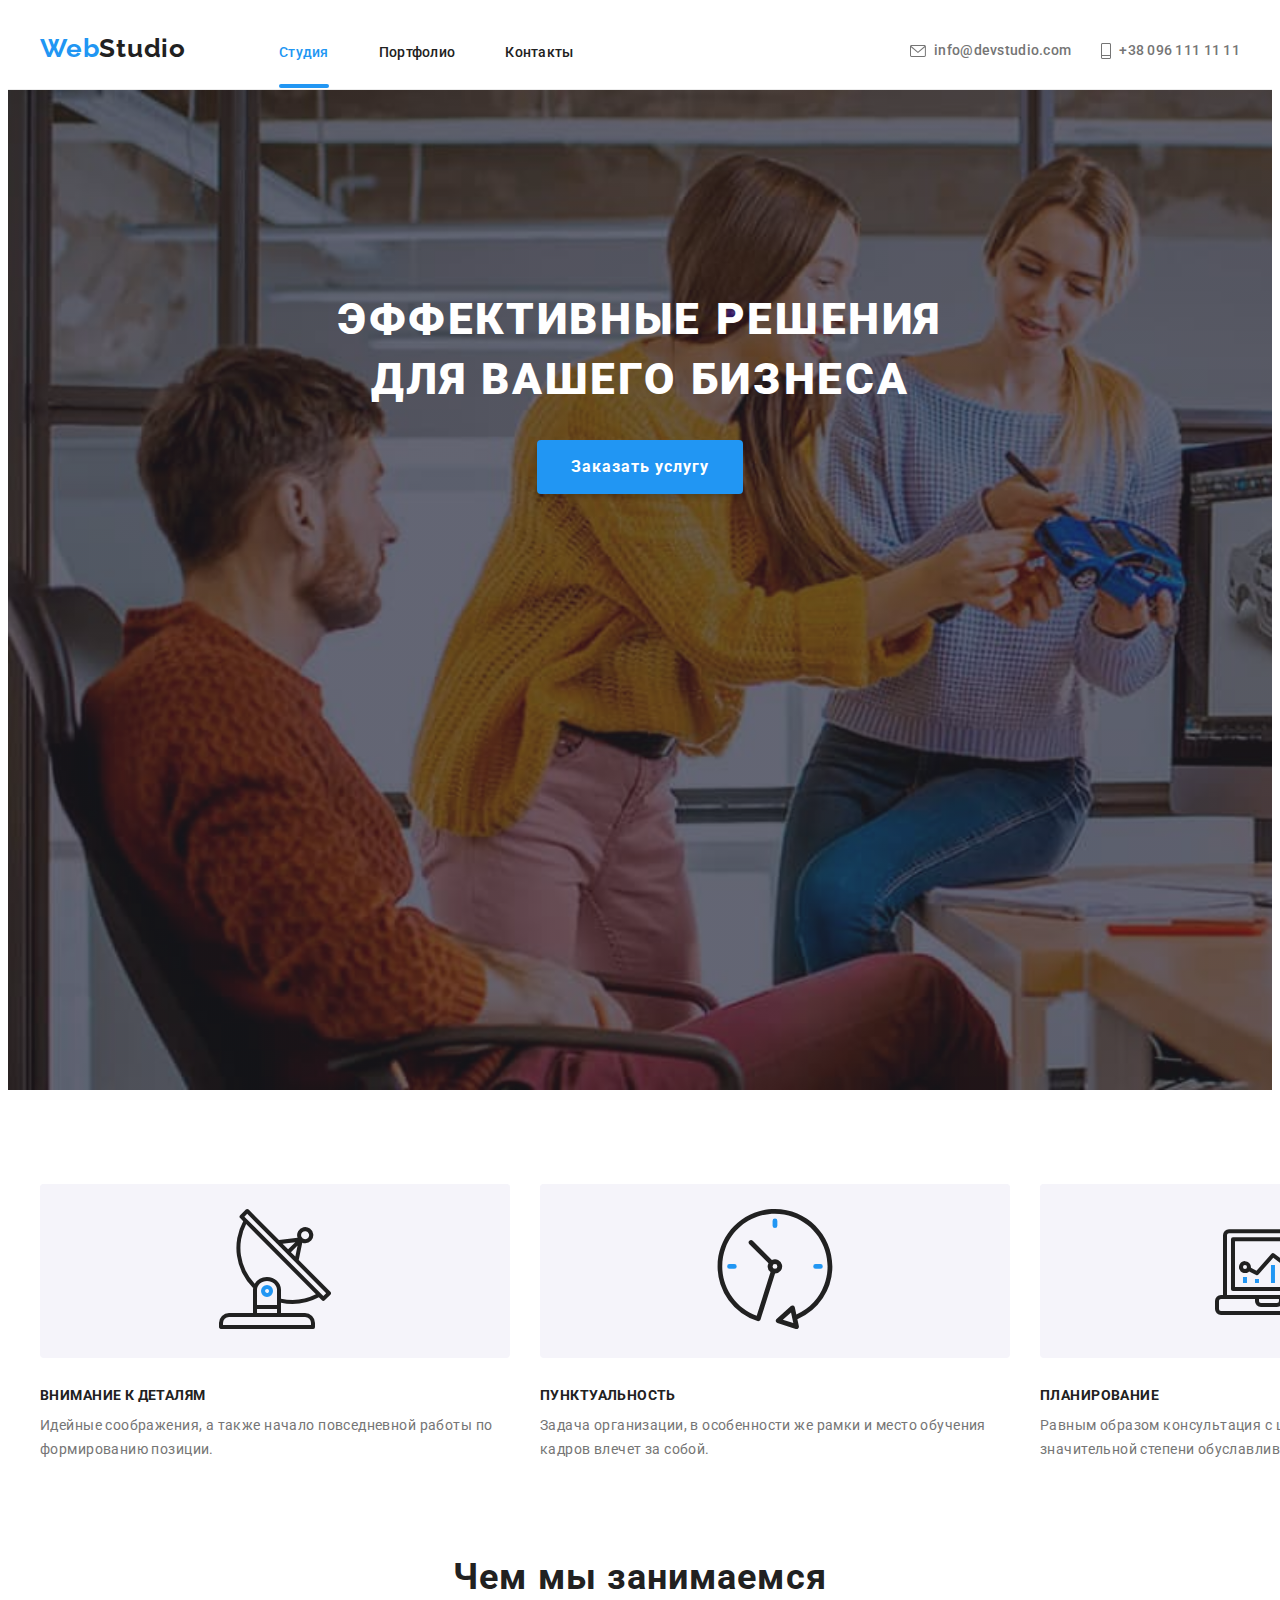
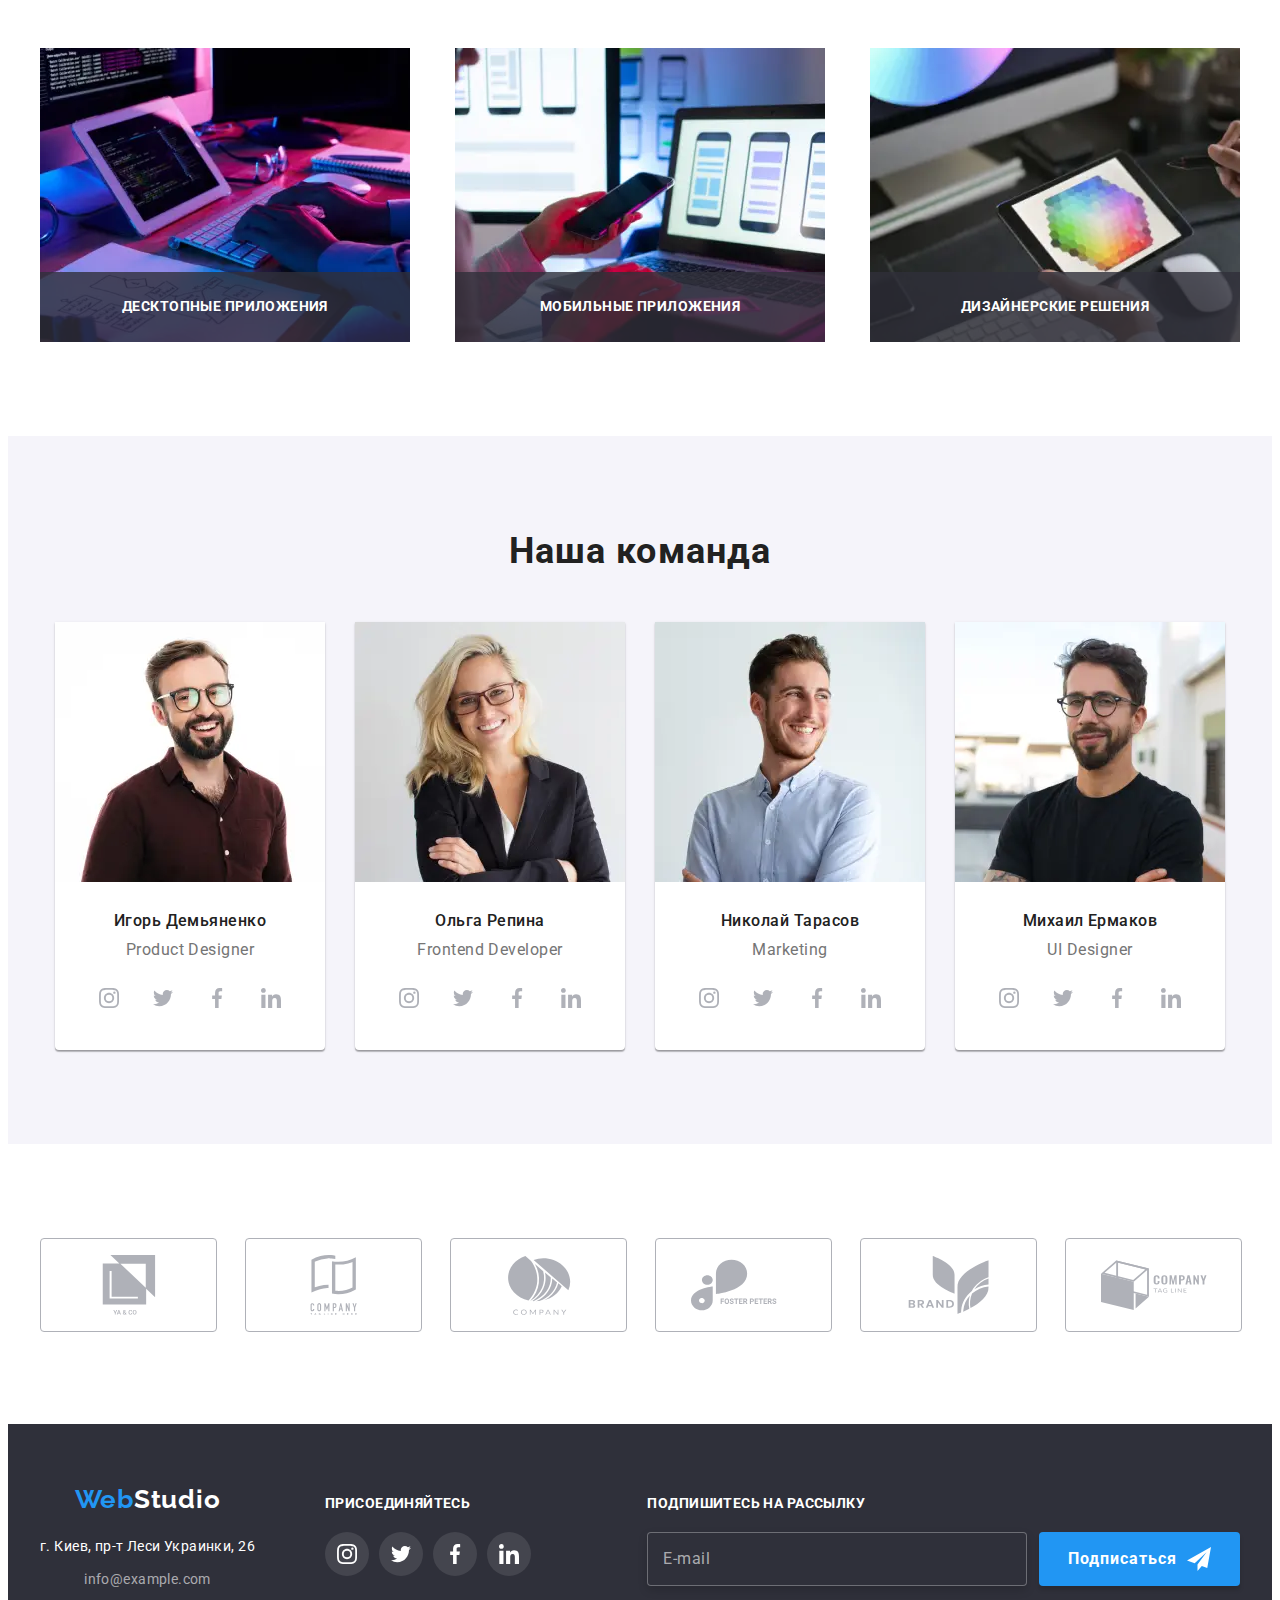
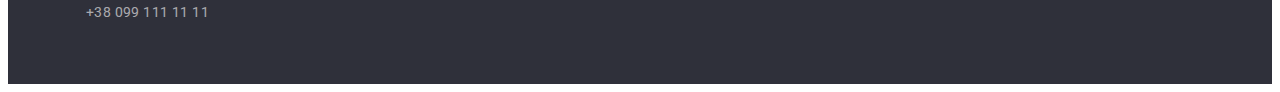
<file: index.html>
<!DOCTYPE html>
<html data-no-scroll lang="ru">
  <head>
    <meta charset="UTF-8" />
    <meta http-equiv="X-UA-Compatible" content="IE=edge" />
    <meta name="viewport" content="width=device-width, initial-scale=1.0" />
    <title>Web Studio</title>
    <link rel="shortcut icon" href="./images/favicon.ico" type="image/x-icon" />
    <link rel="preconnect" href="https://fonts.gstatic.com" />
    <link
      href="https://fonts.googleapis.com/css2?family=Raleway:wght@700&family=Roboto:wght@400;500;700;900&display=swap"
      rel="stylesheet"
    />
    <link
      rel="stylesheet"
      href="https://cdnjs.cloudflare.com/ajax/libs/modern-normalize/1.1.0/modern-normalize.min.css"
      integrity="sha512-wpPYUAdjBVSE4KJnH1VR1HeZfpl1ub8YT/NKx4PuQ5NmX2tKuGu6U/JRp5y+Y8XG2tV+wKQpNHVUX03MfMFn9Q=="
      crossorigin="anonymous"
      referrerpolicy="no-referrer"
    />
    <link
      rel="stylesheet"
      href="https://cdnjs.cloudflare.com/ajax/libs/animate.css/4.1.1/animate.min.css"
    />
    <link rel="stylesheet" href="./css/main.min.css" />
  </head>
  <body data-no-scroll>
    <!-- HEADER -->
    <header class="header">
      <div class="container header-container">
        <nav class="navigation">
          <a class="logo header__logo link" lang="en" href="#">
            <span class="logo__text">Web</span>Studio
          </a>

          <ul class="menu list">
            <li class="menu__item">
              <a class="menu__link link current" href="./index.html">Студия</a>
            </li>

            <li class="menu__item">
              <a class="menu__link link" href="./portfolio.html">Портфолио</a>
            </li>

            <li class="menu__item">
              <a class="menu__link link" href="">Контакты</a>
            </li>
          </ul>
        </nav>
        <button class="burger-btn" data-menu-open>
          <svg class="burger-btn__icon">
            <use href="./images/burger.svg#burger-icon"></use>
          </svg>
        </button>

        <ul class="header-contacts list">
          <li class="header-contacts__items">
            <a class="header-contacts__link link" href="mailto:info@devstudio.com">
              <svg class="header-contacts__icon" width="16" height="12">
                <use href="./images/sprite.svg#icon-envelope-icon"></use>
              </svg>
              info@devstudio.com
            </a>
          </li>
          <li class="header-contacts__items">
            <a class="header-contacts__link link" href="tel:+380961111111">
              <svg class="header-contacts__icon" width="10" height="16">
                <use href="./images/sprite.svg#icon-tel-icon"></use>
              </svg>
              +38 096 111 11 11
            </a>
          </li>
        </ul>
      </div>
      <div class="mobile-menu is-hidden" data-menu>
        <div class="mobile-menu__container">
          <button type="button" class="mobile-menu__btn--close" data-menu-close>
            <svg class="mobile-menu__icon">
              <use href="./images/sprite.svg#icon-close"></use>
            </svg>
          </button>

          <ul class="nav-list list">
            <li class="nav-list__item">
              <a class="nav-list__link link current" href="./index.html">Студия</a>
            </li>
            <li class="nav-list__item">
              <a class="nav-list__link link" href="./portfolio.html">Портфолио</a>
            </li>
            <li class="nav-list__item">
              <a class="nav-list__link link" href="">Контакты</a>
            </li>
          </ul>

          <ul class="contacts-list list">
            <li class="contacts-list__item">
              <a class="contacts-list__link contacts-list__link-tel link" href="tel:+380961111111"
                >+38 096 111 11 11</a
              >
            </li>
            <li class="contacts-list__item">
              <a class="contacts-list__link link" href="mailto:info@devstudio.com"
                >info@devstudio.com</a
              >
            </li>
          </ul>

          <ul class="media-list list">
            <li class="media-list__item">
              <a class="media-list__link link" href="">Instagram</a>
            </li>
            <li class="media-list__item">
              <a class="media-list__link link" href="">Twitter</a>
            </li>
            <li class="media-list__item">
              <a class="media-list__link link" href="">Facebook</a>
            </li>
            <li class="media-list__item">
              <a class="media-list__link link" href="">LinkedIn</a>
            </li>
          </ul>
        </div>
      </div>
    </header>

    <main>
      <!-- HERO -->
      <section class="hero section">
        <div class="container">
          <h1 class="hero__title">Эффективные решения<br />для вашего бизнеса</h1>

          <button class="modal-btn" type="button" data-modal-open>Заказать услугу</button>
        </div>
      </section>
      <!-- Features -->
      <section class="features section">
        <div class="container">
          <h2 class="features__title--hidden hidden">Особенности</h2>
          <ul class="features__list list">
            <li class="features__items">
              <div class="features__box">
                <svg class="features__icons" width="270" height="120">
                  <use href="./images/sprite.svg#icon-antenna"></use>
                </svg>
              </div>

              <h3 class="features__title">Внимание к деталям</h3>
              <p class="features__description">
                Идейные соображения, а также начало повседневной работы по формированию позиции.
              </p>
            </li>
            <li class="features__items">
              <div class="features__box">
                <svg class="features__icons" width="270" height="120">
                  <use href="./images/sprite.svg#icon-time"></use>
                </svg>
              </div>

              <h3 class="features__title">Пунктуальность</h3>
              <p class="features__description">
                Задача организации, в особенности же рамки и место обучения кадров влечет за собой.
              </p>
            </li>
            <li class="features__items">
              <div class="features__box">
                <svg class="features__icons" width="270" height="120">
                  <use href="./images/sprite.svg#icon-pc-icon"></use>
                </svg>
              </div>

              <h3 class="features__title">Планирование</h3>
              <p class="features__description">
                Равным образом консультация с широким активом в значительной степени обуславливает.
              </p>
            </li>
            <li class="features__items">
              <div class="features__box">
                <svg class="features__icons" width="270" height="120">
                  <use href="./images/sprite.svg#icon-astronaut"></use>
                </svg>
              </div>

              <h3 class="features__title">Современные технологии</h3>
              <p class="features__description">
                Значимость этих проблем настолько очевидна, что реализация плановых заданий.
              </p>
            </li>
          </ul>
        </div>
      </section>
      <!-- What are we doing -->
      <section class="activity section">
        <div class="container">
          <h2 class="activity__title">Чем мы занимаемся</h2>
          <ul class="activity__list list">
            <li class="activity__items">
              <div class="activity__wrapper">
                <picture>
                  <source
                    media="(min-width: 1200px)"
                    srcset="
                      ./images/services/serv1-webp.webp    1x,
                      ./images/services/serv1-webp@2x.webp 2x
                    "
                    type="image/webp"
                  />
                  <source
                    media="(min-width: 1200px)"
                    srcset="
                      ./images/services/serv1-img.jpg    1x,
                      ./images/services/serv1-img@2x.jpg 2x
                    "
                  />
                  <img
                    class="activity__imgs"
                    src="./images/box-1.jpg"
                    alt="разметка"
                    width="370"
                    height="294"
                  />
                </picture>

                <p class="activity__description">Десктопные приложения</p>
              </div>
            </li>
            <li class="activity__items">
              <div class="activity__wrapper">
                <picture>
                  <source
                    media="(min-width: 1200px)"
                    srcset="
                      ./images/services/serv2-webp.webp    1x,
                      ./images/services/serv2-webp@2x.webp 2x
                    "
                    type="image/webp"
                  />
                  <source
                    media="(min-width: 1200px)"
                    srcset="
                      ./images/services/serv2-img.jpg    1x,
                      ./images/services/serv2-img@2x.jpg 2x
                    "
                  />
                  <img
                    class="activity__imgs"
                    src="./images/box-2.jpg"
                    alt="приложения"
                    width="370"
                    height="294"
                  />
                </picture>

                <p class="activity__description">Мобильные приложения</p>
              </div>
            </li>
            <li class="activity__items">
              <div class="activity__wrapper">
                <picture>
                  <source
                    media="(min-width: 1200px)"
                    srcset="
                      ./images/services/serv3-webp.webp    1x,
                      ./images/services/serv3-webp@2x.webp 2x
                    "
                    type="image/webp"
                  />
                  <source
                    media="(min-width: 1200px)"
                    srcset="
                      ./images/services/serv3-img.jpg    1x,
                      ./images/services/serv3-img@2x.jpg 2x
                    "
                  />
                  <img
                    class="activity__imgs"
                    src="./images/box-3.jpg"
                    alt="дизайн"
                    width="370"
                    height="294"
                  />
                </picture>

                <p class="activity__description">Дизайнерские решения</p>
              </div>
            </li>
          </ul>
        </div>
      </section>
      <!-- Our team -->
      <section class="team section">
        <div class="container">
          <h2 class="team__title">Наша команда</h2>
          <ul class="team__list list">
            <li class="team__items">
              <picture>
                <source
                  media="(min-width: 1200px)"
                  srcset="
                    ./images/team/team1-webp-desktop.webp    1x,
                    ./images/team/team1-webp-desktop@2x.webp 2x
                  "
                  type="image/webp"
                />
                <source
                  media="(min-width: 1200px)"
                  srcset="
                    ./images/team/team1-img-desktop.jpg    1x,
                    ./images/team/team1-img-desktop@2x.jpg 2x
                  "
                />
                <source
                  media="(min-width: 768px)"
                  srcset="
                    ./images/team/team1-webp-tablet.webp    1x,
                    ./images/team/team1-webp-tablet@2x.webp 2x
                  "
                  type="image/webp"
                />
                <source
                  media="(min-width: 768px)"
                  srcset="
                    ./images/team/team1-img-tablet.jpg    1x,
                    ./images/team/team1-img-tablet@2x.jpg 2x
                  "
                />
                <source
                  media="(min-width: 320px)"
                  srcset="
                    ./images/team/team1-webp-mobile.webp    1x,
                    ./images/team/team1-webp-mobile@2x.webp 2x
                  "
                  type="image/webp"
                />
                <source
                  media="(min-width: 320px)"
                  srcset="
                    ./images/team/team1-img-mobile.jpg    1x,
                    ./images/team/team1-img-mobile@2x.jpg 2x
                  "
                />
                <img
                  class="team__imgs"
                  src="./images/img-1.jpg"
                  alt="Игорь Демьяненко"
                  width="270"
                  height="260"
                />
              </picture>

              <div class="team__box">
                <h3 class="team__subtitle">Игорь Демьяненко</h3>
                <p class="team__description" lang="en">Product Designer</p>
                <ul class="social">
                  <li class="social__item list">
                    <a href="#" class="social__link link">
                      <svg class="social__icons" width="20" height="20">
                        <use href="./images/sprite.svg#icon-instagram"></use>
                      </svg>
                    </a>
                  </li>
                  <li class="social__item list">
                    <a href="#" class="social__link link">
                      <svg class="social__icons" width="20" height="20">
                        <use href="./images/sprite.svg#icon-twitter"></use>
                      </svg>
                    </a>
                  </li>
                  <li class="social__item list">
                    <a href="#" class="social__link link">
                      <svg class="social__icons" width="20" height="20">
                        <use href="./images/sprite.svg#icon-facebook"></use>
                      </svg>
                    </a>
                  </li>
                  <li class="social__item list">
                    <a href="#" class="social__link link">
                      <svg class="social__icons" width="20" height="20">
                        <use href="./images/sprite.svg#icon-linkedin"></use>
                      </svg>
                    </a>
                  </li>
                </ul>
              </div>
            </li>
            <li class="team__items">
              <picture>
                <source
                  media="(min-width: 1200px)"
                  srcset="
                    ./images/team/team2-webp-desktop.webp    1x,
                    ./images/team/team2-webp-desktop@2x.webp 2x
                  "
                  type="image/webp"
                />
                <source
                  media="(min-width: 1200px)"
                  srcset="
                    ./images/team/team2-img-desktop.jpg    1x,
                    ./images/team/team2-img-desktop@2x.jpg 2x
                  "
                />
                <source
                  media="(min-width: 768px)"
                  srcset="
                    ./images/team/team2-webp-tablet.webp    1x,
                    ./images/team/team2-webp-tablet@2x.webp 2x
                  "
                  type="image/webp"
                />
                <source
                  media="(min-width: 768px)"
                  srcset="
                    ./images/team/team2-img-tablet.jpg    1x,
                    ./images/team/team2-img-tablet@2x.jpg 2x
                  "
                />
                <source
                  media="(min-width: 320px)"
                  srcset="
                    ./images/team/team2-webp-mobile.webp    1x,
                    ./images/team/team2-webp-mobile@2x.webp 2x
                  "
                  type="image/webp"
                />
                <source
                  media="(min-width: 320px)"
                  srcset="
                    ./img/team/team2-img-mobile.jpg       1x,
                    ./images/team/team2-img-mobile@2x.jpg 2x
                  "
                />
                <img
                  class="team__imgs"
                  src="./images/img-2.jpg"
                  alt="Ольга Репина"
                  width="270"
                  height="260"
                />
              </picture>

              <div class="team__box">
                <h3 class="team__subtitle">Ольга Репина</h3>
                <p class="team__description" lang="en">Frontend Developer</p>
                <ul class="social">
                  <li class="social__item list">
                    <a href="#" class="social__link link">
                      <svg class="social__icons" width="20" height="20">
                        <use href="./images/sprite.svg#icon-instagram"></use>
                      </svg>
                    </a>
                  </li>
                  <li class="social__item list">
                    <a href="#" class="social__link link">
                      <svg class="social__icons" width="20" height="20">
                        <use href="./images/sprite.svg#icon-twitter"></use>
                      </svg>
                    </a>
                  </li>
                  <li class="social__item list">
                    <a href="#" class="social__link link">
                      <svg class="social__icons" width="20" height="20">
                        <use href="./images/sprite.svg#icon-facebook"></use>
                      </svg>
                    </a>
                  </li>
                  <li class="social__item list">
                    <a href="#" class="social__link link">
                      <svg class="social__icons" width="20" height="20">
                        <use href="./images/sprite.svg#icon-linkedin"></use>
                      </svg>
                    </a>
                  </li>
                </ul>
              </div>
            </li>
            <li class="team__items">
              <picture>
                <source
                  media="(min-width: 1200px)"
                  srcset="
                    ./images/team/team3-webp-desktop.webp    1x,
                    ./images/team/team3-webp-desktop@2x.webp 2x
                  "
                  type="image/webp"
                />
                <source
                  media="(min-width: 1200px)"
                  srcset="
                    ./images/team/team3-img-desktop.jpg    1x,
                    ./images/team/team3-img-desktop@2x.jpg 2x
                  "
                />
                <source
                  media="(min-width: 768px)"
                  srcset="
                    ./images/team/team3-webp-tablet.webp    1x,
                    ./images/team/team3-webp-tablet@2x.webp 2x
                  "
                  type="image/webp"
                />
                <source
                  media="(min-width: 768px)"
                  srcset="
                    ./images/team/team3-img-tablet.jpg    1x,
                    ./images/team/team3-img-tablet@2x.jpg 2x
                  "
                />
                <source
                  media="(min-width: 320px)"
                  srcset="
                    ./images/team/team3-webp-mobile.webp    1x,
                    ./images/team/team3-webp-mobile@2x.webp 2x
                  "
                  type="image/webp"
                />
                <source
                  media="(min-width: 320px)"
                  srcset="
                    ./images/team/team3-img-mobile.jpg    1x,
                    ./images/team/team3-img-mobile@2x.jpg 2x
                  "
                />
                <img
                  class="team__imgs"
                  src="./images/img-3.jpg"
                  alt="Николай Тарасов"
                  width="270"
                  height="260"
                />
              </picture>

              <div class="team__box">
                <h3 class="team__subtitle">Николай Тарасов</h3>
                <p class="team__description" lang="en">Marketing</p>
                <ul class="social">
                  <li class="social__item list">
                    <a href="#" class="social__link link">
                      <svg class="social__icons" width="20" height="20">
                        <use href="./images/sprite.svg#icon-instagram"></use>
                      </svg>
                    </a>
                  </li>
                  <li class="social__item list">
                    <a href="#" class="social__link link">
                      <svg class="social__icons" width="20" height="20">
                        <use href="./images/sprite.svg#icon-twitter"></use>
                      </svg>
                    </a>
                  </li>
                  <li class="social__item list">
                    <a href="#" class="social__link link">
                      <svg class="social__icons" width="20" height="20">
                        <use href="./images/sprite.svg#icon-facebook"></use>
                      </svg>
                    </a>
                  </li>
                  <li class="social__item list">
                    <a href="#" class="social__link link">
                      <svg class="social__icons" width="20" height="20">
                        <use href="./images/sprite.svg#icon-linkedin"></use>
                      </svg>
                    </a>
                  </li>
                </ul>
              </div>
            </li>
            <li class="team__items">
              <picture>
                <source
                  media="(min-width: 1200px)"
                  srcset="
                    ./images/team/team4-webp-desktop.webp    1x,
                    ./images/team/team4-webp-desktop@2x.webp 2x
                  "
                  type="image/webp"
                />
                <source
                  media="(min-width: 1200px)"
                  srcset="
                    ./images/team/team4-img-desktop.jpg    1x,
                    ./images/team/team4-img-desktop@2x.jpg 2x
                  "
                />
                <source
                  media="(min-width: 768px)"
                  srcset="
                    ./images/team/team4-webp-tablet.webp    1x,
                    ./images/team/team4-webp-tablet@2x.webp 2x
                  "
                  type="image/webp"
                />
                <source
                  media="(min-width: 768px)"
                  srcset="
                    ./images/team/team4-img-tablet.jpg    1x,
                    ./images/team/team4-img-tablet@2x.jpg 2x
                  "
                />
                <source
                  media="(min-width: 320px)"
                  srcset="
                    ./images/team/team4-webp-mobile.webp    1x,
                    ./images/team/team4-webp-mobile@2x.webp 2x
                  "
                  type="image/webp"
                />
                <source
                  media="(min-width: 320px)"
                  srcset="
                    ./images/team/team4-img-mobile.jpg    1x,
                    ./images/team/team4-img-mobile@2x.jpg 2x
                  "
                />
                <img
                  class="team__imgs"
                  src="./images/img-4.jpg"
                  alt="Михаил Ермаков"
                  width="270"
                  height="260"
                />
              </picture>

              <div class="team__box">
                <h3 class="team__subtitle">Михаил Ермаков</h3>
                <p class="team__description" lang="en">UI Designer</p>
                <ul class="social">
                  <li class="social__item list">
                    <a href="#" class="social__link link">
                      <svg class="social__icons" width="20" height="20">
                        <use href="./images/sprite.svg#icon-instagram"></use>
                      </svg>
                    </a>
                  </li>
                  <li class="social__item list">
                    <a href="#" class="social__link link">
                      <svg class="social__icons" width="20" height="20">
                        <use href="./images/sprite.svg#icon-twitter"></use>
                      </svg>
                    </a>
                  </li>
                  <li class="social__item list">
                    <a href="#" class="social__link link">
                      <svg class="team-social__icons" width="20" height="20">
                        <use href="./images/sprite.svg#icon-facebook"></use>
                      </svg>
                    </a>
                  </li>
                  <li class="social__item list">
                    <a href="#" class="social__link link">
                      <svg class="social__icons" width="20" height="20">
                        <use href="./images/sprite.svg#icon-linkedin"></use>
                      </svg>
                    </a>
                  </li>
                </ul>
              </div>
            </li>
          </ul>
        </div>
      </section>
      <!-- Customers -->
      <section class="customers section">
        <div class="container">
          <h2 class="customers__title hidden">Постоянные клиенты</h2>
          <ul class="customers__list list">
            <li class="customers__item">
              <a href="#" class="customers__link link">
                <svg class="customers__icons" width="41" height="47">
                  <use href="./images/sprite.svg#icon-logo-1"></use>
                </svg>
              </a>
            </li>
            <li class="customers__item">
              <a href="#" class="customers__link link">
                <svg class="customers__icons" width="41" height="47">
                  <use href="./images/sprite.svg#icon-logo-2"></use>
                </svg>
              </a>
            </li>
            <li class="customers__item">
              <a href="#" class="customers__link link">
                <svg class="customers__icons" width="41" height="47">
                  <use href="./images/sprite.svg#icon-logo-3"></use>
                </svg>
              </a>
            </li>
            <li class="customers__item">
              <a href="#" class="customers__link link">
                <svg class="customers__icons" width="41" height="47">
                  <use href="./images/sprite.svg#icon-logo-4"></use>
                </svg>
              </a>
            </li>
            <li class="customers__item">
              <a href="#" class="customers__link link">
                <svg class="customers__icons" width="41" height="47">
                  <use href="./images/sprite.svg#icon-logo-5"></use>
                </svg>
              </a>
            </li>
            <li class="customers__item">
              <a href="#" class="customers__link link">
                <svg class="customers__icons" width="41" height="47">
                  <use href="./images/sprite.svg#icon-logo-6"></use>
                </svg>
              </a>
            </li>
          </ul>
        </div>
      </section>
    </main>
    <!-- FOOTER -->
    <footer class="footer">
      <div class="container footer__wrap">
        <div class="footer__box">
          <div class="footer__box--left">
            <a class="logo footer__logo link" lang="en" href="./index.html">
              <span class="logo__text">Web</span>Studio
            </a>
            <address class="footer__contacts">
              <ul class="footer__list list">
                <li class="footer__items">
                  <a
                    class="footer__address link"
                    href="https://goo.gl/maps/xRziThTajR1GdXdM6"
                    target="_blank"
                    rel="noopener noreferrer"
                    >г. Киев, пр-т Леси Украинки, 26
                  </a>
                </li>
                <li class="footer__items">
                  <a class="footer__links link" href="mailto:info@example.com">info@example.com</a>
                </li>
                <li class="footer__items">
                  <a class="footer__links link" href="tel:+380991111111">+38 099 111 11 11</a>
                </li>
              </ul>
            </address>
          </div>
          <div class="footer__box--right">
            <h3 class="footer__title">присоединяйтесь</h3>
            <ul class="social footer--social">
              <li class="social__item list">
                <a href="#" class="social__link footer--icon link">
                  <svg class="social__icons" width="20" height="20">
                    <use href="./images/sprite.svg#icon-instagram"></use>
                  </svg>
                </a>
              </li>
              <li class="social__item list">
                <a href="#" class="social__link footer--icon link">
                  <svg class="social__icons" width="20" height="20">
                    <use href="./images/sprite.svg#icon-twitter"></use>
                  </svg>
                </a>
              </li>
              <li class="social__item list">
                <a href="#" class="social__link footer--icon link">
                  <svg class="social__icons" width="20" height="20">
                    <use href="./images/sprite.svg#icon-facebook"></use>
                  </svg>
                </a>
              </li>
              <li class="social__item list">
                <a href="#" class="social__link footer--icon link">
                  <svg class="social__icons" width="20" height="20">
                    <use href="./images/sprite.svg#icon-linkedin"></use>
                  </svg>
                </a>
              </li>
            </ul>
          </div>
        </div>

        <div class="subscibe">
          <h3 class="subscribe__title">Подпишитесь на рассылку</h3>
          <form>
            <div class="subscribe__form">
              <div class="subscribe__box">
                <input type="text" id="email" placeholder=" " class="subscribe__input" />
                <label for="email" class="placeholder">E-mail</label>
              </div>
              <button type="submit" class="modal-btn footer--btn">
                Подписаться
                <svg class="subscribe__icon" width="24px" height="24px">
                  <use href="./images/sprite.svg#icon-send"></use>
                </svg>
              </button>
            </div>
          </form>
        </div>
      </div>
    </footer>
    <!-- BACKDROP -->
    <div class="backdrop is-hidden" data-modal>
      <div class="modal">
        <button type="button" class="backdrop__button--close" data-modal-close>
          <svg class="modal__icon" width="11" height="11">
            <use href="./images/sprite.svg#icon-close"></use>
          </svg>
        </button>
        <p class="modal__description">Оставьте свои данные, мы вам перезвоним</p>
        <form class="form">
          <label class="form__field"
            ><span class="form__label">Имя</span>
            <span class="form__box">
              <input
                type="text"
                name="user-name"
                minlength="2"
                pattern="[a-zA-Zа-яёА-ЯЁ]+"
                title="Имя должно содержать символы латиницы или кириллицы"
                required
                class="form__input"
              />
              <svg width="18" height="18" class="form__icon">
                <use href="./images/sprite.svg#icon-person"></use>
              </svg>
            </span>
          </label>

          <label class="form__field"
            ><span class="form__label">Телефон</span>
            <span class="form__box">
              <input
                type="tel"
                name="user-phone"
                pattern="[0-9]{3}-[0-9]{3}-[0-9]{2}-[0-9]{2}"
                title="093-000-00-00"
                required
                class="form__input"
              />
              <svg width="18" height="18" class="form__icon">
                <use href="./images/sprite.svg#icon-phone"></use>
              </svg>
            </span>
          </label>

          <label class="form__field"
            ><span class="form__label">Почта</span>
            <span class="form__box">
              <input type="email" name="user-mail" required class="form__input" />
              <svg width="18" height="18" class="form__icon">
                <use href="./images/sprite.svg#icon-email"></use>
              </svg>
            </span>
          </label>

          <label class="form__field comment"
            ><span class="form__label">Комментарий</span>
            <textarea
              name="comment"
              rows="5"
              placeholder="Введите текст"
              class="form__comment"
            ></textarea>
          </label>

          <input class="form__checkbox" type="checkbox" id="accept" name="checkbox" />
          <label class="form__checkbox--label" for="accept">
            <span>
              Соглашаюсь с рассылкой и принимаю &nbsp;<a href="#" class="form__checkbox--link"
                >Условия договора</a
              ></span
            ></label
          >
          <button class="modal-btn backdrop__btn" type="submit">Отправить</button>
        </form>
      </div>
    </div>
    <script src="./js/modal.js"></script>
    <script src="./js/menu.js"></script>
  </body>
</html>
</file>
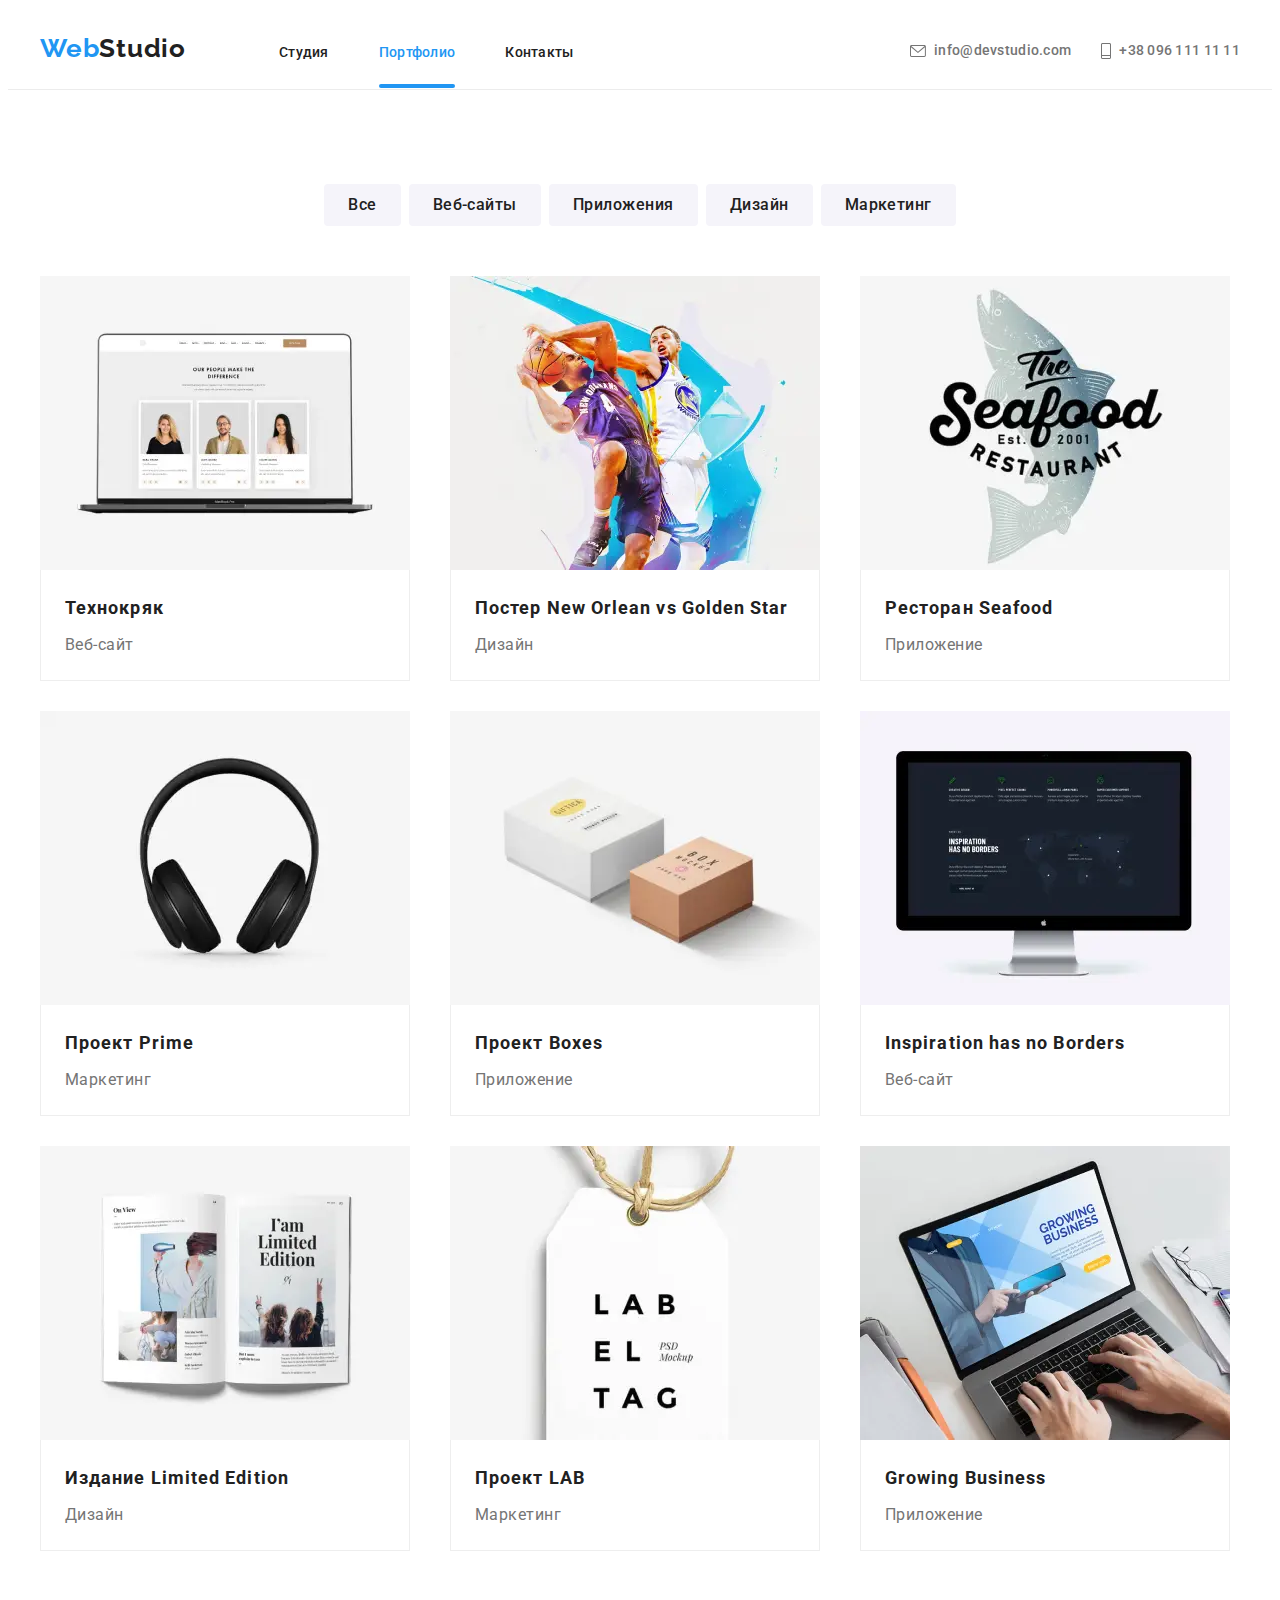
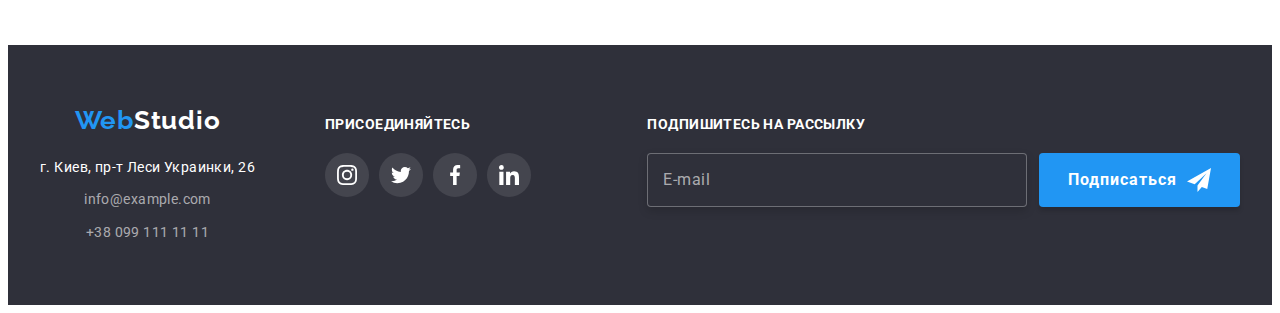
<file: portfolio.html>
<!DOCTYPE html>
<html data-no-scroll lang="ru">
  <head>
    <meta charset="UTF-8" />
    <meta http-equiv="X-UA-Compatible" content="IE=edge" />
    <meta name="viewport" content="width=device-width, initial-scale=1.0" />
    <title>Portfolio</title>
    <link rel="shortcut icon" href="./images/favicon.ico" type="image/x-icon" />
    <link rel="preconnect" href="https://fonts.gstatic.com" />
    <link
      href="https://fonts.googleapis.com/css2?family=Raleway:wght@700&family=Roboto:wght@400;500;700;900&display=swap"
      rel="stylesheet"
    />
    <link
      rel="stylesheet"
      href="https://cdnjs.cloudflare.com/ajax/libs/modern-normalize/1.1.0/modern-normalize.min.css"
      integrity="sha512-wpPYUAdjBVSE4KJnH1VR1HeZfpl1ub8YT/NKx4PuQ5NmX2tKuGu6U/JRp5y+Y8XG2tV+wKQpNHVUX03MfMFn9Q=="
      crossorigin="anonymous"
      referrerpolicy="no-referrer"
    />
    <link
      rel="stylesheet"
      href="https://cdnjs.cloudflare.com/ajax/libs/animate.css/4.1.1/animate.min.css"
    />
    <link rel="stylesheet" href="./css/main.min.css" />
  </head>
  <body data-no-scroll>
    <!-- HEADER -->
    <header class="header">
      <div class="container header-container">
        <nav class="navigation">
          <a class="logo header__logo link" lang="en" href="./index.html">
            <span class="logo__text">Web</span>Studio
          </a>

          <ul class="menu list">
            <li class="menu__item">
              <a class="menu__link link" href="./index.html">Студия</a>
            </li>

            <li class="menu__item">
              <a class="menu__link link current" href="./portfolio.html">Портфолио</a>
            </li>

            <li class="menu__item">
              <a class="menu__link link" href="">Контакты</a>
            </li>
          </ul>
        </nav>
        <button class="burger-btn" data-menu-open>
          <svg class="burger-btn__icon">
            <use href="./images/burger.svg#burger-icon"></use>
          </svg>
        </button>

        <ul class="header-contacts list">
          <li class="header-contacts__items">
            <a class="header-contacts__link link" href="mailto:info@devstudio.com">
              <svg class="header-contacts__icon" width="16" height="12">
                <use href="./images/sprite.svg#icon-envelope-icon"></use>
              </svg>
              info@devstudio.com
            </a>
          </li>
          <li class="header-contacts__items">
            <a class="header-contacts__link link" href="tel:+380961111111">
              <svg class="header-contacts__icon" width="10" height="16">
                <use href="./images/sprite.svg#icon-tel-icon"></use>
              </svg>
              +38 096 111 11 11
            </a>
          </li>
        </ul>
      </div>
      <div class="mobile-menu is-hidden" data-menu>
        <div class="mobile-menu__container">
          <button type="button" class="mobile-menu__btn--close" data-menu-close>
            <svg class="mobile-menu__icon">
              <use href="./images/sprite.svg#icon-close"></use>
            </svg>
          </button>

          <ul class="nav-list list">
            <li class="nav-list__item">
              <a class="nav-list__link link" href="./index.html">Студия</a>
            </li>
            <li class="nav-list__item">
              <a class="nav-list__link link current" href="./portfolio.html">Портфолио</a>
            </li>
            <li class="nav-list__item">
              <a class="nav-list__link link" href="">Контакты</a>
            </li>
          </ul>

          <ul class="contacts-list list">
            <li class="contacts-list__item">
              <a class="contacts-list__link contacts-list__link-tel link" href="tel:+380961111111"
                >+38 096 111 11 11</a
              >
            </li>
            <li class="contacts-list__item">
              <a class="contacts-list__link link" href="mailto:info@devstudio.com"
                >info@devstudio.com</a
              >
            </li>
          </ul>

          <ul class="media-list list">
            <li class="media-list__item">
              <a class="media-list__link link" href="">Instagram</a>
            </li>
            <li class="media-list__item">
              <a class="media-list__link link" href="">Twitter</a>
            </li>
            <li class="media-list__item">
              <a class="media-list__link link" href="">Facebook</a>
            </li>
            <li class="media-list__item">
              <a class="media-list__link link" href="">LinkedIn</a>
            </li>
          </ul>
        </div>
      </div>
    </header>
    <!-- PORTFOLIO -->
    <main>
      <section class="Portfolio section">
        <div class="container">
          <h1 class="portfolio__title--hidden hidden">Портфолио</h1>
          <!-- BUTTONS -->
          <ul class="portfolio__list list">
            <li class="portfolio__item">
              <button class="portfolio__button" type="button">Все</button>
            </li>
            <li class="portfolio__item">
              <button class="portfolio__button" type="button">Веб-сайты</button>
            </li>
            <li class="portfolio__item">
              <button class="portfolio__button" type="button">Приложения</button>
            </li>
            <li class="portfolio__item">
              <button class="portfolio__button" type="button">Дизайн</button>
            </li>
            <li class="portfolio__item">
              <button class="portfolio__button" type="button">Маркетинг</button>
            </li>
          </ul>
          <!-- END BUTTONS -->
          <div class="projects">
            <!-- CARDS -->
            <ul class="projects__list list">
              <li class="projects__item">
                <a href="#" class="projects__link link">
                  <div class="projects__wrap">
                    <picture>
                      <source
                        media="(min-width: 1200px)"
                        srcset="
                          ./images/portfolio/port1-webp-desktop.webp    1x,
                          ./images/portfolio/port1-webp-desktop@2x.webp 2x
                        "
                        type="image/webp"
                      />
                      <source
                        media="(min-width: 1200px)"
                        srcset="
                          ./images/portfolio/port1-img-desktop.jpg    1x,
                          ./images/portfolio/port1-img-desktop@2x.jpg 2x
                        "
                      />
                      <source
                        media="(min-width: 768px)"
                        srcset="
                          ./images/portfolio/port1-webp-tablet.webp    1x,
                          ./images/portfolio/port1-webp-tablet@2x.webp 2x
                        "
                        type="image/webp"
                      />
                      <source
                        media="(min-width: 768px)"
                        srcset="
                          ./images/portfolio/port1-img-tablet.jpg   1x,
                          ./images/portfolioport1-img-tablet@2x.jpg 2x
                        "
                      />
                      <source
                        media="(min-width: 320px)"
                        srcset="
                          ./images/portfolio/port1-webp-mobile.webp    1x,
                          ./images/portfolio/port1-webp-mobile@2x.webp 2x
                        "
                        type="image/webp"
                      />
                      <source
                        media="(min-width: 320px)"
                        srcset="
                          ./images/portfolio/port1-img-mobile.jpg    1x,
                          ./images/portfolio/port1-img-mobile@2x.jpg 2x
                        "
                      />
                      <img
                        class="projects__img"
                        src="./images/project-1.jpg"
                        alt="Технокряк"
                        width="370"
                        height="294"
                      />
                    </picture>

                    <div class="overlay">
                      <p class="overlay__description">
                        Технокряк это современная площадка распространения коронавируса. Компании
                        используют эту платформу для цифрового шпионажа и атак на защищённые сервера
                        конкурентов.
                      </p>
                    </div>
                  </div>

                  <div class="projects__box">
                    <h2 class="projects__subtitle">Технокряк</h2>
                    <p class="projects__description">Веб-сайт</p>
                  </div>
                </a>
              </li>
              <li class="projects__item">
                <a href="#" class="projects__link link">
                  <div class="projects__wrap">
                    <picture>
                      <source
                        media="(min-width: 1200px)"
                        srcset="
                          ./images/portfolio/port2-webp-desktop.webp    1x,
                          ./images/portfolio/port2-webp-desktop@2x.webp 2x
                        "
                        type="image/webp"
                      />
                      <source
                        media="(min-width: 1200px)"
                        srcset="
                          ./images/portfolio/port2-img-desktop.jpg    1x,
                          ./images/portfolio/port2-img-desktop@2x.jpg 2x
                        "
                      />
                      <source
                        media="(min-width: 768px)"
                        srcset="
                          ./images/portfolio/port2-webp-tablet.webp    1x,
                          ./images/portfolio/port2-webp-tablet@2x.webp 2x
                        "
                        type="image/webp"
                      />
                      <source
                        media="(min-width: 768px)"
                        srcset="
                          ./images/portfolio/port2-img-tablet.jpg   1x,
                          ./images/portfolioport2-img-tablet@2x.jpg 2x
                        "
                      />
                      <source
                        media="(min-width: 320px)"
                        srcset="
                          ./images/portfolio/port2-webp-mobile.webp    1x,
                          ./images/portfolio/port2-webp-mobile@2x.webp 2x
                        "
                        type="image/webp"
                      />
                      <source
                        media="(min-width: 320px)"
                        srcset="
                          ./images/portfolio/port2-img-mobile.jpg    1x,
                          ./images/portfolio/port2-img-mobile@2x.jpg 2x
                        "
                      />
                      <img
                        class="projects__img"
                        src="./images/project-2.jpg"
                        alt="Постер New Orlean vs Golden Star"
                        width="370"
                        height="294"
                      />
                    </picture>

                    <div class="overlay">
                      <p class="overlay__description">
                        Технокряк это современная площадка распространения коронавируса. Компании
                        используют эту платформу для цифрового шпионажа и атак на защищённые сервера
                        конкурентов.
                      </p>
                    </div>
                  </div>
                  <div class="projects__box">
                    <h2 class="projects__subtitle">Постер New Orlean vs Golden Star</h2>
                    <p class="projects__description">Дизайн</p>
                  </div>
                </a>
              </li>
              <li class="projects__item">
                <a href="#" class="projects__link link">
                  <div class="projects__wrap">
                    <picture>
                      <source
                        media="(min-width: 1200px)"
                        srcset="
                          ./images/portfolio/port3-webp-desktop.webp    1x,
                          ./images/portfolio/port3-webp-desktop@2x.webp 2x
                        "
                        type="image/webp"
                      />
                      <source
                        media="(min-width: 1200px)"
                        srcset="
                          ./images/portfolio/port3-img-desktop.jpg    1x,
                          ./images/portfolio/port3-img-desktop@2x.jpg 2x
                        "
                      />
                      <source
                        media="(min-width: 768px)"
                        srcset="
                          ./images/portfolio/port3-webp-tablet.webp    1x,
                          ./images/portfolio/port3-webp-tablet@2x.webp 2x
                        "
                        type="image/webp"
                      />
                      <source
                        media="(min-width: 768px)"
                        srcset="
                          ./images/portfolio/port3-img-tablet.jpg   1x,
                          ./images/portfolioport3-img-tablet@2x.jpg 2x
                        "
                      />
                      <source
                        media="(min-width: 320px)"
                        srcset="
                          ./images/portfolio/port3-webp-mobile.webp    1x,
                          ./images/portfolio/port3-webp-mobile@2x.webp 2x
                        "
                        type="image/webp"
                      />
                      <source
                        media="(min-width: 320px)"
                        srcset="
                          ./images/portfolio/port3-img-mobile.jpg    1x,
                          ./images/portfolio/port3-img-mobile@2x.jpg 2x
                        "
                      />
                      <img
                        class="projects__img"
                        src="./images/project-3.jpg"
                        alt="Ресторан Seafood"
                        width="370"
                        height="294"
                      />
                    </picture>

                    <div class="overlay">
                      <p class="overlay__description">
                        Технокряк это современная площадка распространения коронавируса. Компании
                        используют эту платформу для цифрового шпионажа и атак на защищённые сервера
                        конкурентов.
                      </p>
                    </div>
                  </div>
                  <div class="projects__box">
                    <h2 class="projects__subtitle">Ресторан Seafood</h2>
                    <p class="projects__description">Приложение</p>
                  </div>
                </a>
              </li>
              <li class="projects__item">
                <a href="#" class="projects__link link">
                  <div class="projects__wrap">
                    <picture>
                      <source
                        media="(min-width: 1200px)"
                        srcset="
                          ./images/portfolio/port4-webp-desktop.webp    1x,
                          ./images/portfolio/port4-webp-desktop@2x.webp 2x
                        "
                        type="image/webp"
                      />
                      <source
                        media="(min-width: 1200px)"
                        srcset="
                          ./images/portfolio/port4-img-desktop.jpg    1x,
                          ./images/portfolio/port4-img-desktop@2x.jpg 2x
                        "
                      />
                      <source
                        media="(min-width: 768px)"
                        srcset="
                          ./images/portfolio/port4-webp-tablet.webp    1x,
                          ./images/portfolio/port4-webp-tablet@2x.webp 2x
                        "
                        type="image/webp"
                      />
                      <source
                        media="(min-width: 768px)"
                        srcset="
                          ./images/portfolio/port4-img-tablet.jpg   1x,
                          ./images/portfolioport4-img-tablet@2x.jpg 2x
                        "
                      />
                      <source
                        media="(min-width: 320px)"
                        srcset="
                          ./images/portfolio/port4-webp-mobile.webp    1x,
                          ./images/portfolio/port4-webp-mobile@2x.webp 2x
                        "
                        type="image/webp"
                      />
                      <source
                        media="(min-width: 320px)"
                        srcset="
                          ./images/portfolio/port4-img-mobile.jpg    1x,
                          ./images/portfolio/port4-img-mobile@2x.jpg 2x
                        "
                      />
                      <img
                        class="projects__img"
                        src="./images/project-4.jpg"
                        alt="Проект Prime"
                        width="370"
                        height="294"
                      />
                    </picture>

                    <div class="overlay">
                      <p class="overlay__description">
                        Технокряк это современная площадка распространения коронавируса. Компании
                        используют эту платформу для цифрового шпионажа и атак на защищённые сервера
                        конкурентов.
                      </p>
                    </div>
                  </div>
                  <div class="projects__box">
                    <h2 class="projects__subtitle">Проект Prime</h2>
                    <p class="projects__description">Маркетинг</p>
                  </div>
                </a>
              </li>
              <li class="projects__item">
                <a href="#" class="projects__link link">
                  <div class="projects__wrap">
                    <picture>
                      <source
                        media="(min-width: 1200px)"
                        srcset="
                          ./images/portfolio/port5-webp-desktop.webp    1x,
                          ./images/portfolio/port5-webp-desktop@2x.webp 2x
                        "
                        type="image/webp"
                      />
                      <source
                        media="(min-width: 1200px)"
                        srcset="
                          ./images/portfolio/port5-img-desktop.jpg    1x,
                          ./images/portfolio/port5-img-desktop@2x.jpg 2x
                        "
                      />
                      <source
                        media="(min-width: 768px)"
                        srcset="
                          ./images/portfolio/port5-webp-tablet.webp    1x,
                          ./images/portfolio/port5-webp-tablet@2x.webp 2x
                        "
                        type="image/webp"
                      />
                      <source
                        media="(min-width: 768px)"
                        srcset="
                          ./images/portfolio/port5-img-tablet.jpg   1x,
                          ./images/portfolioport5-img-tablet@2x.jpg 2x
                        "
                      />
                      <source
                        media="(min-width: 320px)"
                        srcset="
                          ./images/portfolio/port5-webp-mobile.webp    1x,
                          ./images/portfolio/port5-webp-mobile@2x.webp 2x
                        "
                        type="image/webp"
                      />
                      <source
                        media="(min-width: 320px)"
                        srcset="
                          ./images/portfolio/port5-img-mobile.jpg    1x,
                          ./images/portfolio/port5-img-mobile@2x.jpg 2x
                        "
                      />
                      <img
                        class="projects__img"
                        src="./images/project-5.jpg"
                        alt="Проект Boxes"
                        width="370"
                        height="294"
                      />
                    </picture>

                    <div class="overlay">
                      <p class="overlay__description">
                        Технокряк это современная площадка распространения коронавируса. Компании
                        используют эту платформу для цифрового шпионажа и атак на защищённые сервера
                        конкурентов.
                      </p>
                    </div>
                  </div>
                  <div class="projects__box">
                    <h2 class="projects__subtitle">Проект Boxes</h2>
                    <p class="projects__description">Приложение</p>
                  </div>
                </a>
              </li>
              <li class="projects__item">
                <a href="#" class="projects__link link">
                  <div class="projects__wrap">
                    <picture>
                      <source
                        media="(min-width: 1200px)"
                        srcset="
                          ./images/portfolio/port6-webp-desktop.webp    1x,
                          ./images/portfolio/port6-webp-desktop@2x.webp 2x
                        "
                        type="image/webp"
                      />
                      <source
                        media="(min-width: 1200px)"
                        srcset="
                          ./images/portfolio/port6-img-desktop.jpg    1x,
                          ./images/portfolio/port6-img-desktop@2x.jpg 2x
                        "
                      />
                      <source
                        media="(min-width: 768px)"
                        srcset="
                          ./images/portfolio/port6-webp-tablet.webp    1x,
                          ./images/portfolio/port6-webp-tablet@2x.webp 2x
                        "
                        type="image/webp"
                      />
                      <source
                        media="(min-width: 768px)"
                        srcset="
                          ./images/portfolio/port6-img-tablet.jpg   1x,
                          ./images/portfolioport6-img-tablet@2x.jpg 2x
                        "
                      />
                      <source
                        media="(min-width: 320px)"
                        srcset="
                          ./images/portfolio/port6-webp-mobile.webp    1x,
                          ./images/portfolio/port6-webp-mobile@2x.webp 2x
                        "
                        type="image/webp"
                      />
                      <source
                        media="(min-width: 320px)"
                        srcset="
                          ./images/portfolio/port6-img-mobile.jpg    1x,
                          ./images/portfolio/port6-img-mobile@2x.jpg 2x
                        "
                      />
                      <img
                        class="projects__img"
                        src="./images/project-6.jpg"
                        alt="Inspiration has no Borders"
                        width="370"
                        height="294"
                      />
                    </picture>

                    <div class="overlay">
                      <p class="overlay__description">
                        Технокряк это современная площадка распространения коронавируса. Компании
                        используют эту платформу для цифрового шпионажа и атак на защищённые сервера
                        конкурентов.
                      </p>
                    </div>
                  </div>
                  <div class="projects__box">
                    <h2 class="projects__subtitle">Inspiration has no Borders</h2>
                    <p class="projects__description">Веб-сайт</p>
                  </div>
                </a>
              </li>
              <li class="projects__item">
                <a href="#" class="projects__link link">
                  <div class="projects__wrap">
                    <picture>
                      <source
                        media="(min-width: 1200px)"
                        srcset="
                          ./images/portfolio/port7-webp-desktop.webp    1x,
                          ./images/portfolio/port7-webp-desktop@2x.webp 2x
                        "
                        type="image/webp"
                      />
                      <source
                        media="(min-width: 1200px)"
                        srcset="
                          ./images/portfolio/port7-img-desktop.jpg    1x,
                          ./images/portfolio/port7-img-desktop@2x.jpg 2x
                        "
                      />
                      <source
                        media="(min-width: 768px)"
                        srcset="
                          ./images/portfolio/port7-webp-tablet.webp    1x,
                          ./images/portfolio/port7-webp-tablet@2x.webp 2x
                        "
                        type="image/webp"
                      />
                      <source
                        media="(min-width: 768px)"
                        srcset="
                          ./images/portfolio/port7-img-tablet.jpg   1x,
                          ./images/portfolioport7-img-tablet@2x.jpg 2x
                        "
                      />
                      <source
                        media="(min-width: 320px)"
                        srcset="
                          ./images/portfolio/port7-webp-mobile.webp    1x,
                          ./images/portfolio/port7-webp-mobile@2x.webp 2x
                        "
                        type="image/webp"
                      />
                      <source
                        media="(min-width: 320px)"
                        srcset="
                          ./images/portfolio/port7-img-mobile.jpg    1x,
                          ./images/portfolio/port7-img-mobile@2x.jpg 2x
                        "
                      />
                      <img
                        class="projects__img"
                        src="./images/project-7.jpg"
                        alt="Издание Limited Edition"
                        width="370"
                        height="294"
                      />
                    </picture>

                    <div class="overlay">
                      <p class="overlay__description">
                        Технокряк это современная площадка распространения коронавируса. Компании
                        используют эту платформу для цифрового шпионажа и атак на защищённые сервера
                        конкурентов.
                      </p>
                    </div>
                  </div>
                  <div class="projects__box">
                    <h2 class="projects__subtitle">Издание Limited Edition</h2>
                    <p class="projects__description">Дизайн</p>
                  </div>
                </a>
              </li>
              <li class="projects__item">
                <a href="#" class="projects__link link">
                  <div class="projects__wrap">
                    <picture>
                      <source
                        media="(min-width: 1200px)"
                        srcset="
                          ./images/portfolio/port8-webp-desktop.webp    1x,
                          ./images/portfolio/port8-webp-desktop@2x.webp 2x
                        "
                        type="image/webp"
                      />
                      <source
                        media="(min-width: 1200px)"
                        srcset="
                          ./images/portfolio/port8-img-desktop.jpg    1x,
                          ./images/portfolio/port8-img-desktop@2x.jpg 2x
                        "
                      />
                      <source
                        media="(min-width: 768px)"
                        srcset="
                          ./images/portfolio/port8-webp-tablet.webp    1x,
                          ./images/portfolio/port8-webp-tablet@2x.webp 2x
                        "
                        type="image/webp"
                      />
                      <source
                        media="(min-width: 768px)"
                        srcset="
                          ./images/portfolio/port8-img-tablet.jpg   1x,
                          ./images/portfolioport8-img-tablet@2x.jpg 2x
                        "
                      />
                      <source
                        media="(min-width: 320px)"
                        srcset="
                          ./images/portfolio/port8-webp-mobile.webp    1x,
                          ./images/portfolio/port8-webp-mobile@2x.webp 2x
                        "
                        type="image/webp"
                      />
                      <source
                        media="(min-width: 320px)"
                        srcset="
                          ./images/portfolio/port8-img-mobile.jpg    1x,
                          ./images/portfolio/port8-img-mobile@2x.jpg 2x
                        "
                      />
                      <img
                        class="projects__img"
                        src="./images/project-8.jpg"
                        alt="Проект LAB"
                        width="370"
                        height="294"
                      />
                    </picture>

                    <div class="overlay">
                      <p class="overlay__description">
                        Технокряк это современная площадка распространения коронавируса. Компании
                        используют эту платформу для цифрового шпионажа и атак на защищённые сервера
                        конкурентов.
                      </p>
                    </div>
                  </div>
                  <div class="projects__box">
                    <h2 class="projects__subtitle">Проект LAB</h2>
                    <p class="projects__description">Маркетинг</p>
                  </div>
                </a>
              </li>
              <li class="projects__item">
                <a href="#" class="projects__link link">
                  <div class="projects__wrap">
                    <picture>
                      <source
                        media="(min-width: 1200px)"
                        srcset="
                          ./images/portfolio/port9-webp-desktop.webp    1x,
                          ./images/portfolio/port9-webp-desktop@2x.webp 2x
                        "
                        type="image/webp"
                      />
                      <source
                        media="(min-width: 1200px)"
                        srcset="
                          ./images/portfolio/port9-img-desktop.jpg    1x,
                          ./images/portfolio/port9-img-desktop@2x.jpg 2x
                        "
                      />
                      <source
                        media="(min-width: 768px)"
                        srcset="
                          ./images/portfolio/port9-webp-tablet.webp    1x,
                          ./images/portfolio/port9-webp-tablet@2x.webp 2x
                        "
                        type="image/webp"
                      />
                      <source
                        media="(min-width: 768px)"
                        srcset="
                          ./images/portfolio/port9-img-tablet.jpg   1x,
                          ./images/portfolioport9-img-tablet@2x.jpg 2x
                        "
                      />
                      <source
                        media="(min-width: 320px)"
                        srcset="
                          ./images/portfolio/port9-webp-mobile.webp    1x,
                          ./images/portfolio/port9-webp-mobile@2x.webp 2x
                        "
                        type="image/webp"
                      />
                      <source
                        media="(min-width: 320px)"
                        srcset="
                          ./images/portfolio/port9-img-mobile.jpg    1x,
                          ./images/portfolio/port9-img-mobile@2x.jpg 2x
                        "
                      />
                      <img
                        class="projects__img"
                        src="./images/project-9.jpg"
                        alt="Growing Business"
                        width="370"
                        height="294"
                      />
                    </picture>

                    <div class="overlay">
                      <p class="overlay__description">
                        Технокряк это современная площадка распространения коронавируса. Компании
                        используют эту платформу для цифрового шпионажа и атак на защищённые сервера
                        конкурентов.
                      </p>
                    </div>
                  </div>
                  <div class="projects__box">
                    <h2 class="projects__subtitle">Growing Business</h2>
                    <p class="projects__description">Приложение</p>
                  </div>
                </a>
              </li>
            </ul>
            <!-- END CARDS -->
          </div>
        </div>
      </section>
    </main>
    <!-- FOOTER -->
    <footer class="footer">
      <div class="container footer__wrap">
        <div class="footer__box">
          <div class="footer__box--left">
            <a class="logo footer__logo link" lang="en" href="./index.html">
              <span class="logo__text">Web</span>Studio
            </a>
            <address class="footer__contacts">
              <ul class="footer__list list">
                <li class="footer__items">
                  <a
                    class="footer__address link"
                    href="https://goo.gl/maps/xRziThTajR1GdXdM6"
                    target="_blank"
                    rel="noopener noreferrer"
                    >г. Киев, пр-т Леси Украинки, 26
                  </a>
                </li>
                <li class="footer__items">
                  <a class="footer__links link" href="mailto:info@example.com">info@example.com</a>
                </li>
                <li class="footer__items">
                  <a class="footer__links link" href="tel:+380991111111">+38 099 111 11 11</a>
                </li>
              </ul>
            </address>
          </div>
          <div class="footer__box--right">
            <h3 class="footer__title">присоединяйтесь</h3>
            <ul class="social footer--social">
              <li class="social__item list">
                <a href="#" class="social__link footer--icon link">
                  <svg class="social__icons" width="20" height="20">
                    <use href="./images/sprite.svg#icon-instagram"></use>
                  </svg>
                </a>
              </li>
              <li class="social__item list">
                <a href="#" class="social__link footer--icon link">
                  <svg class="social__icons" width="20" height="20">
                    <use href="./images/sprite.svg#icon-twitter"></use>
                  </svg>
                </a>
              </li>
              <li class="social__item list">
                <a href="#" class="social__link footer--icon link">
                  <svg class="social__icons" width="20" height="20">
                    <use href="./images/sprite.svg#icon-facebook"></use>
                  </svg>
                </a>
              </li>
              <li class="social__item list">
                <a href="#" class="social__link footer--icon link">
                  <svg class="social__icons" width="20" height="20">
                    <use href="./images/sprite.svg#icon-linkedin"></use>
                  </svg>
                </a>
              </li>
            </ul>
          </div>
        </div>

        <div class="subscibe">
          <h3 class="subscribe__title">Подпишитесь на рассылку</h3>
          <form>
            <div class="subscribe__form">
              <div class="subscribe__box">
                <input type="text" id="email" placeholder=" " class="subscribe__input" />
                <label for="email" class="placeholder">E-mail</label>
              </div>
              <button type="submit" class="modal-btn footer--btn">
                Подписаться
                <svg class="subscribe__icon" width="24px" height="24px">
                  <use href="./images/sprite.svg#icon-send"></use>
                </svg>
              </button>
            </div>
          </form>
        </div>
      </div>
    </footer>
    <script src="./js/menu.js"></script>
  </body>
</html>
</file>
<file: css/main.min.css>
:root{--main-font: 'Roboto', sans-serif;--secondary-font: 'Raleway', sans-serif;--accent-color: #2196f3;--main-font-color: #212121;--secondary-font-color: #ffffff;--descriprion-font-color: #757575;--hover-hero-btn-color: #188ce8;--background-color-team: #f5f4fa;--second-background-color: #2f303a;--footter-cont-list: rgba(255, 255, 255, 0.6);--social-links-color: #afb1b8;--timing-function: cubic-bezier(0.4, 0, 0.2, 1);--main-duration: 250ms}html.no-scroll{overflow:hidden}body{color:var(--main-font-color);font-family:var(--main-font)}body.no-scroll{overflow:hidden}@media screen and (max-width: 768px){body{padding:77px 0 0 0}}.link{text-decoration:none;color:inherit;-webkit-tap-highlight-color:rgba(0,0,0,0)}.list{list-style:none}button{-webkit-tap-highlight-color:rgba(0,0,0,0)}h1,h2,h3,h4,h5,h6,p{margin-top:0;margin-bottom:0}ul,ol{margin-top:0;margin-bottom:0;margin-left:0;padding-left:0}img{display:block;width:100%;height:auto}.hidden{display:none}.section{padding-top:60px;padding-bottom:60px;border:0px}@media screen and (min-width: 1200px){.section{padding-top:94px;padding-bottom:94px}}.container{height:100%;padding:0px 15px;margin-left:auto;margin-right:auto}@media screen and (min-width: 480px){.container{max-width:480px}}@media screen and (min-width: 768px){.container{max-width:768px}}@media screen and (min-width: 1200px){.container{max-width:1200px}}.logo{font-family:var(--secondary-font);font-size:24px;font-weight:700;line-height:1.16;letter-spacing:.03em;color:var(--main-font-color)}.logo__text{color:var(--accent-color)}@media screen and (min-width: 1200px){.logo{font-size:26px;font-weight:700;line-height:1.19;letter-spacing:.03em}}.current{color:var(--accent-color)}.modal-btn{font-family:var(--main-font);background-color:var(--accent-color);cursor:pointer;font-size:16px;font-weight:700;line-height:1.87;letter-spacing:.06em;align-items:center;text-align:center;padding:10px 32px;color:var(--secondary-font-color);box-shadow:0px 4px 4px rgba(0,0,0,0.15);border-radius:4px;border-color:transparent}@media screen and (min-width: 1200px){.modal-btn{transition:background-color var(--main-duration) var(--timing-function)}}.modal-btn:hover,.modal-btn:focus{background-color:var(--hover-hero-btn-color)}.social{display:flex;justify-content:center;margin-top:16px}.social__link{display:flex;align-items:center;justify-content:center;fill:var(--social-links-color);width:44px;height:44px;border-radius:50%}@media screen and (min-width: 1200px){.social__link{transition:background-color var(--main-duration) var(--timing-function)}}.social__link:hover,.social__link:focus{background-color:var(--accent-color);fill:var(--secondary-font-color)}@media screen and (min-width: 1200px){.social__icons{transition:fill var(--main-duration) var(--timing-function)}}.social__link:hover .social__icons,.social__link:hover .social__icons{fill:var(--secondary-font-color)}@media screen and (min-width: 1200px){.social{justify-content:space-between}}.backdrop{position:fixed;top:0;left:0;width:100%;height:100%;background-color:rgba(0,0,0,0.2);opacity:1;z-index:100;transition:opacity var(--main-duration) var(--timing-function),visibility var(--main-duration) var(--timing-function)}.backdrop.is-hidden{opacity:0;pointer-events:none;visibility:hidden}.backdrop.is-hidden .modal{transform:scale(1.1) translate(-50%, -50%)}.modal{position:relative;top:50%;left:50%;padding:40px 40px;transform:translate(-50%, -50%) scale(1);max-height:100%;background-color:var(--secondary-font-color);box-shadow:0px 1px 3px rgba(0,0,0,0.12),0px 1px 1px rgba(0,0,0,0.14),0px 2px 1px rgba(0,0,0,0.2);border-radius:4px;transition:var(--main-duration) var(--timing-function)}@media screen and (orientation: landscape) and (max-width: 768px){.modal{overflow:auto}}.backdrop__button--close{position:absolute;display:flex;top:8px;right:8px;width:30px;height:30px;align-items:center;justify-content:center;border:1px solid rgba(0,0,0,0.1);border-radius:50%;cursor:pointer;background-color:var(--secondary-font-color)}@media screen and (min-width: 1200px){.backdrop__button--close{transition:fill var(--main-duration) var(--timing-function)}}.backdrop__button--close:hover,.backdrop__button--close:focus{fill:var(--accent-color)}.modal__description{margin-bottom:12px;font-size:20px;font-weight:700;line-height:1.15;letter-spacing:.03em;text-align:center;color:var(--main-font-color)}@media screen and (max-width: 1199px){.modal{max-width:450px}}@media screen and (min-width: 1200px){.modal{width:528px}}.form{display:flex;flex-direction:column}.form__field{display:flex;flex-direction:column;margin-bottom:10px}.form__label{display:block;margin-bottom:4px;font-size:12px;font-weight:400;line-height:1.17;letter-spacing:.01em;color:#757575}.form__box{position:relative}.form__input{width:100%;height:40px;padding-left:42px;padding-top:12px;padding-bottom:12px;border:1px solid rgba(33,33,33,0.2);box-sizing:border-box;border-radius:4px;transition:border var(--main-duration) var(--timing-function);cursor:pointer}.form__input:hover,.form__input:focus{border:1px solid var(--accent-color);outline:none}.form__icon{position:absolute;top:50%;left:13px;transform:translateY(-50%);transition:var(--main-duration)}.form__input:hover+.form__icon,.form__input:focus+.form__icon{fill:var(--accent-color)}.form__field.comment{margin-bottom:20px}.form__comment{width:100%;padding:16px 12px;border:1px solid rgba(33,33,33,0.2);border-radius:4px;resize:none;outline:none;transition:border var(--main-duration) var(--timing-function)}.form__comment::placeholder{font-size:14px;font-weight:400;line-height:1.14;letter-spacing:.01em;color:rgba(117,117,117,0.5)}.form__comment:hover,.form__comment:focus{border-color:var(--accent-color);outline:none}.form__checkbox{position:absolute;width:1px;height:1px;margin:-1px;border:0;padding:0;overflow:hidden}.form__checkbox:checked+.form__checkbox--label::before{background-color:var(--accent-color);background-image:url(../images/check.svg);background-size:13px 10px;border:none;background-origin:border-box;cursor:pointer;background-position:center;background-repeat:no-repeat}.form__checkbox--label{display:flex;justify-content:center;align-items:center;font-size:12px;font-weight:400;line-height:1.16;letter-spacing:.03em;color:var(--descriprion-font-color);margin-bottom:30px}.form__checkbox--label::before{display:block;content:'';width:16px;height:15px;border:2px solid var(--main-font-color);border-radius:2px;cursor:pointer;margin-right:7px}.form__checkbox:focus+.form__checkbox--label::before{border-color:var(--accent-color)}.form__checkbox--link{color:var(--accent-color)}.backdrop__btn{align-self:center;width:200px;height:50px;border:none}@media screen and (min-width: 1200px){.form__comment::placeholder{font-size:12px;font-weight:400;line-height:1.17;letter-spacing:.03em}.form__checkbox--label{font-size:14px;font-weight:400;line-height:1.71;letter-spacing:.03em}}.header{padding-top:16px;padding-bottom:16px;border-bottom:1px solid #ececec}@media screen and (max-width: 768px){.header{position:fixed;top:0;right:0;left:0;z-index:4;background-color:#fff}}.header-container{display:flex;align-items:center;justify-content:space-between}.menu{display:none}.header-contacts{display:none}.burger-btn{background-color:transparent;border:none;padding:0;cursor:pointer}.burger-btn__icon{width:40px;height:40px}.burger-btn:hover,.burger-btn:focus{fill:var(--accent-color)}.mobile-menu{position:fixed;z-index:10000;left:0;top:0;width:100%;height:100%;background-color:var(--secondary-font-color);overflow-y:scroll;transform:translateX(100%);transition:var(--main-duration) var(--timing-function)}.mobile-menu.is-hidden{opacity:0;visibility:hidden;pointer-events:none}.mobile-menu.is-open{transform:translatex(0)}.mobile-menu__btn--close{position:absolute;top:10px;right:15px;background-color:transparent;border:none;padding:0;line-height:0;cursor:pointer}.mobile-menu__btn--close:hover,.mobile-menu__btn--close:focus{fill:var(--accent-color)}.mobile-menu__icon{width:18px;height:18px}.mobile-menu.is-open{opacity:1;visibility:visible;pointer-events:auto}.mobile-menu__container{position:relative;display:flex;flex-direction:column;padding-top:48px;padding-bottom:48px;padding-left:40px;height:-webkit-fill-available}.nav-list{margin-bottom:64px}.nav-list__item{font-size:40px;font-weight:500;line-height:1.17;letter-spacing:.02em}.nav-list__item:not(:last-child){margin-bottom:32px}.nav-list__item:hover,.nav-list__item:focus{color:var(--accent-color)}.contacts-list{margin-top:auto;margin-bottom:64px}.contacts-list__link:hover,.contacts-list__link:focus{color:var(--accent-color)}.contacts-list__item{font-size:24px;font-weight:500;line-height:1.16;letter-spacing:.02em;color:var(--descriprion-font-color)}.contacts-list__item:not(:last-child){margin-bottom:32px}.contacts-list__link-tel{font-size:34px;font-weight:500;line-height:1.17;letter-spacing:.02em;color:var(--accent-color)}.media-list{display:flex;flex-wrap:wrap;position:relative}.media-list__item:not(:last-child){margin-right:10px}.media-list__item:not(:last-child)::after{content:'';position:absolute;width:1px;height:22px;background-color:rgba(33,33,33,0.2)}.media-list__link{font-size:16px;font-weight:500;line-height:1.22;letter-spacing:.02em;color:var(--accent-color);padding-right:10px}@media screen and (min-width: 768px){.header{padding-top:21px;padding-bottom:21px}.header-container{padding-top:0;padding-bottom:0}.burger-btn{display:none}.mobile-menu{display:none}.menu{display:flex;align-items:center;padding-left:0;margin-left:88px}.menu .menu__link::after{content:'';display:block;position:absolute;bottom:-30px;width:100%;height:4px;border-radius:2px;background-color:var(--accent-color);cursor:pointer;transform:scaleX(0);opacity:0;transition:transform var(--main-duration) var(--timing-function),opacity var(--main-duration) var(--timing-function)}.menu .menu__link:hover::after{transform:scaleX(1);opacity:1}.menu .menu__link:focus::after{transform:scaleX(1);opacity:1}.menu__item:not(:last-child){margin-right:50px}.menu__link{font-size:14px;font-weight:500;line-height:1.14;letter-spacing:.02em;position:relative;transition-property:color}.menu__link:hover,.menu__link:focus{color:var(--accent-color)}.menu__link.current::after{transform:scaleX(1);opacity:1}.navigation{display:flex;align-items:baseline}.header-contacts{display:block}.header-contacts__items:not(:last-child){margin-bottom:10px}.header-contacts__link{display:flex;align-items:center;font-size:14px;font-weight:500;line-height:1.14;letter-spacing:.02em;color:var(--descriprion-font-color);transition-property:color}.header-contacts__link:hover,.header-contacts__link:focus{color:var(--accent-color)}.header-contacts__icon{margin-right:8px;fill:var(--descriprion-font-color);transition-property:fill}.header-contacts__link:hover .header-contacts__icon,.header-contacts__link:focus .header-contacts__icon{fill:var(--accent-color)}}@media screen and (min-width: 1200px){.header{padding-top:25px;padding-bottom:25px}.header-container{align-items:baseline}.menu{margin-left:93px}.menu .menu__link::after{bottom:-28px}.header-contacts{display:flex}.header-contacts__items:not(:last-child){margin-right:30px;margin-bottom:0}}.hero{background-color:var(--second-background-color);background-size:cover;background-repeat:no-repeat;height:400px;margin:0 auto;text-align:center;padding-top:118px;padding-bottom:118px;background-image:linear-gradient(rgba(47,48,58,0.4), rgba(47,48,58,0.4)),url(../images/hero/hero-img-mobile.jpg)}@media (min-device-pixel-ratio: 2), (min-resolution: 192dpi), (min-resolution: 2dppx){.hero{background-image:linear-gradient(rgba(47,48,58,0.4), rgba(47,48,58,0.4)),url(../images/hero/hero-img-mobile@2x.jpg)}}@media screen and (min-width: 480px){.hero{background-image:linear-gradient(rgba(47,48,58,0.4), rgba(47,48,58,0.4)),url(../images/hero/hero-img-tablet.jpg)}.hero .hero__title{font-size:26px}}@media screen and (min-width: 480px) and (min-device-pixel-ratio: 2), screen and (min-width: 480px) and (min-resolution: 192dpi), screen and (min-width: 480px) and (min-resolution: 2dppx){.hero{background-image:linear-gradient(rgba(47,48,58,0.4), rgba(47,48,58,0.4)),url(../images/hero/hero-img-tablet@2x.jpg)}}@media screen and (min-width: 768px){.hero{max-width:1600px;height:600px;background-image:linear-gradient(rgba(47,48,58,0.4), rgba(47,48,58,0.4)),url(../images/hero/hero-img-desktop.jpg);padding-top:200px;padding-bottom:200px}}@media screen and (min-width: 768px) and (min-device-pixel-ratio: 2), screen and (min-width: 768px) and (min-resolution: 192dpi), screen and (min-width: 768px) and (min-resolution: 2dppx){.hero{background-image:linear-gradient(rgba(47,48,58,0.4), rgba(47,48,58,0.4)),url(../images/hero/hero-img-desktop@2x.jpg)}}@media screen and (min-width: 768px){.hero .hero__title{font-size:44px;font-weight:900;line-height:1.36;letter-spacing:.06em}}.hero__title{margin:0 auto;font-size:22px;font-weight:900;line-height:1.61;letter-spacing:.06em;text-align:center;text-transform:uppercase;margin-bottom:30px;color:var(--secondary-font-color)}.features__icons{padding:25px 100px;background-color:var(--background-color-team);border-radius:4px}.features__items:not(:last-child){margin-bottom:30px}.features__box{text-align:center;background-color:var(--background-color-team);border-radius:4px;margin-bottom:30px}.features__title{font-size:14px;font-weight:700;line-height:1.14;letter-spacing:.03em;text-transform:uppercase;text-align:center;margin-bottom:10px}.features__description{font-size:14px;font-weight:400;line-height:1.71;letter-spacing:.03em;color:var(--descriprion-font-color)}@media screen and (min-width: 768px){.features__list{display:flex;flex-wrap:wrap;margin-top:-30px;margin-left:-30px}.features__items{margin-top:30px;margin-left:30px;flex-basis:calc((100% - 60px) / 2)}.features__items:not(:last-child){margin-bottom:0}.features__title{text-align:left}}@media screen and (min-width: 1200px){.features{padding-top:94px;padding-bottom:47px}.features__list{flex-wrap:nowrap;margin:0}.features__items{margin-top:0;margin-left:0}.features__items:not(:last-child){margin-right:30px;margin-bottom:0}}.activity{display:none}@media screen and (min-width: 1200px){.activity{display:block;padding-top:47px}.activity__title{font-size:36px;font-weight:700;line-height:1.17;letter-spacing:.03em;text-align:center;margin-bottom:50px}.activity__list{padding-left:0;align-items:center;display:flex;justify-content:space-between}.activity__imgs{display:block;width:100%}.activity__wrapper{position:relative}.activity__description{display:block;position:absolute;font-size:14px;font-weight:700;line-height:1.14;letter-spacing:.03em;width:100%;bottom:0;padding-top:27px;padding-bottom:27px;text-align:center;text-transform:uppercase;color:var(--secondary-font-color);background-color:rgba(47,48,58,0.8)}}.team{background-color:var(--background-color-team)}.team__title{margin-bottom:30px;font-size:28px;font-weight:700;line-height:1.17;letter-spacing:.03em;text-align:center}.team__box{padding:24px 32px}.team__items{background:#ffffff;box-shadow:0px 1px 3px rgba(0,0,0,0.12),0px 1px 1px rgba(0,0,0,0.14),0px 2px 1px rgba(0,0,0,0.2);border-radius:0px 0px 4px 4px}@media screen and (max-width: 767px){.team__items:not(:last-child){margin-bottom:30px}}.team{display:flex;flex-wrap:wrap}.team__subtitle{font-size:16px;font-weight:500;line-height:1.18;letter-spacing:.03em;text-align:center;margin-bottom:10px}.team__description{font-size:16px;font-weight:400;line-height:1.18;letter-spacing:.03em;text-align:center;color:var(--descriprion-font-color);margin-bottom:16px}@media screen and (min-width: 768px){.team__list{display:flex;flex-wrap:wrap;margin-top:-30px;margin-left:-30px}.team__items{margin-top:30px;margin-left:30px;flex-basis:calc((100% - 60px) / 2)}}@media screen and (min-width: 1200px){.team{padding:94px 0}.team__title{font-size:36px;font-weight:700;line-height:1.17;letter-spacing:.03em;margin-bottom:50px}.team__list{display:flex;flex-wrap:nowrap}.team__box{max-width:100%;padding:30px 32px}}.customers__title{font-size:28px;font-weight:700;line-height:1.17;letter-spacing:.03em;text-align:center;color:var(--main-font-color);margin-bottom:50px}.customers__list{display:flex;flex-wrap:wrap;margin-top:-30px;margin-left:-30px}.customers__item{width:170px;height:92px;margin-top:30px;margin-left:30px;flex-basis:calc((100% - 60px) / 2)}.customers__link{display:flex;justify-content:center;align-items:center;fill:var(--social-links-color);border:1px solid #afb1b8;border-radius:4px;width:100%;height:100%}@media screen and (min-width: 1200px){.customers__link{transition:border-color var(--main-duration) var(--timing-function)}}.customers__link:hover,.customers__link:focus{border-color:var(--accent-color)}.customers__icons{width:106px;height:60px}@media screen and (min-width: 1200px){.customers__icons{transition:fill var(--main-duration) var(--timing-function)}}.customers__link:hover .customers__icons,.customers__link:focus .customers__icons{fill:var(--accent-color)}@media screen and (min-width: 768px){.customers__item{flex-basis:calc((100% - 90px) / 3)}}@media screen and (min-width: 1200px){.customers__title{font-size:36px;font-weight:700;line-height:1.16;letter-spacing:.03em;margin-bottom:50px}.customers__list{flex-wrap:nowrap;justify-content:space-between}}.footer{background-color:var(--second-background-color);padding-top:60px;padding-bottom:60px}.footer__logo{display:inline-block;margin-bottom:20px;color:var(--secondary-font-color)}.footer__address{font-style:normal;font-size:14px;font-weight:400;line-height:1.71;letter-spacing:.03em;color:var(--secondary-font-color);transition:color var(--main-duration) var(--timing-function)}.footer__address:hover,.footer__address:focus{color:var(--accent-color)}.footer__links{font-style:normal;font-size:14px;font-weight:400;line-height:1.71;letter-spacing:.03em;color:var(--footter-cont-list);transition:color var(--main-duration) var(--timing-function)}.footer__links:hover,.footer__links:focus{color:var(--accent-color)}.footer__list{padding-left:0}.footer__items:not(:last-child){margin-bottom:9px}.footer__box--left{margin-bottom:60px;text-align:center}.footer__title{font-size:14px;font-weight:700;line-height:1.14;letter-spacing:.03em;text-transform:uppercase;text-align:center;color:var(--secondary-font-color);margin-bottom:20px}.footer--social{justify-content:space-between}.footer--icon{background-color:rgba(255,255,255,0.1);fill:var(--secondary-font-color)}.footer__box--right{width:206px;height:80px;margin:0 auto}.subscibe{text-align:center;margin-top:60px}.subscribe__title{font-size:14px;font-weight:700;line-height:1.14;letter-spacing:.03em;text-transform:uppercase;color:var(--secondary-font-color);margin-bottom:20px}.subscribe__box{position:relative;margin-bottom:20px}.placeholder{position:absolute;top:50%;left:16px;transform:translateY(-50%);font-size:16px;font-weight:400;line-height:1.25;letter-spacing:.03em;color:rgba(255,255,255,0.6);cursor:text}.subscribe__input{width:100%;height:50px;padding-left:16px;background-color:var(--second-background-color);border:1px solid rgba(255,255,255,0.3);filter:drop-shadow(0px 4px 4px rgba(0,0,0,0.15));border-radius:4px;color:var(--secondary-font-color)}.subscribe__input:focus+.placeholder,.subscribe__input:not(:placeholder-shown)+.placeholder{opacity:0}.subscribe__icon{margin-left:10px;fill:var(--secondary-font-color)}.footer--btn{display:flex;justify-content:center;text-align:center;margin:0 auto;padding:10px 29px;border:0}@media screen and (min-width: 768px){.footer__box{display:flex;align-items:baseline;justify-content:space-around;margin-bottom:60px}.footer__box--right{margin:0}.footer__box--left{margin:0}.subscibe{margin-top:0}}@media screen and (min-width: 1200px){.footer__box{margin-bottom:0}.footer__wrap{display:flex;align-items:baseline}.footer__box--left{margin-right:70px}.subscibe{text-align:unset;margin-left:auto}.subscribe__form{display:flex}.subscribe__input{height:50px;width:360px}.footer--btn{margin-left:12px}.subscribe__box{margin:0}.footer__title{text-align:left}}.portfolio{text-align:center}.portfolio__button{padding:6px 22px;font-family:var(--main-font);cursor:pointer;font-size:16px;font-weight:500;line-height:1.62;letter-spacing:.03em;text-align:center;color:var(--main-font-color);background-color:var(--background-color-team);border-radius:4px;margin:0;border-color:transparent;transition:color var(--main-duration) var(--timing-function),background-color var(--main-duration) var(--timing-function),box-shadow var(--main-duration) var(--timing-function)}.portfolio__button:hover,.portfolio__button:focus{color:var(--secondary-font-color);background-color:var(--accent-color);box-shadow:0px 3px 1px rgba(0,0,0,0.1),0px 1px 2px rgba(0,0,0,0.08),0px 2px 2px rgba(0,0,0,0.12);border-radius:4px}.portfolio__list{display:flex;flex-wrap:wrap;margin-bottom:40px;padding-left:0;margin-top:-15px;margin-left:-8px}.portfolio__item{margin-top:15px;margin-left:8px}.projects__list{display:flex;padding-left:0;flex-wrap:wrap}.projects__item{width:100%;background:#ffffff}.projects__item:not(:last-child){margin-bottom:30px}.projects__subtitle{margin-bottom:4px;font-size:18px;font-weight:700;line-height:2;letter-spacing:.06em;color:var(--main-font-color)}.projects__description{font-size:16px;font-weight:400;line-height:1.87;letter-spacing:.03em;color:var(--descriprion-font-color)}.projects__box{border:1px solid #eeeeee;border-top:none;padding:20px 24px}.projects__link{display:block;transition:box-shadow var(--main-duration) var(--timing-function)}.projects__link:hover,.projects__link:focus{box-shadow:0px 1px 1px rgba(0,0,0,0.12),0px 4px 4px rgba(0,0,0,0.06),1px 4px 6px rgba(0,0,0,0.16)}.projects__wrap{position:relative;overflow:hidden}.overlay{display:flex;align-items:center;justify-content:center;width:100%;height:100%;position:absolute;top:0%;left:0;background:rgba(33,150,243,0.9);transform:translateY(100%);transition:var(--main-duration) var(--timing-function);overflow:hidden}.projects__link:hover .overlay,.projects__link:focus .overlay{transform:translateY(0)}.overlay__description{padding-left:24px;padding-right:24px;font-size:18px;font-weight:400;line-height:1.56;letter-spacing:.03em;color:var(--secondary-font-color);transition:var(--main-duration) var(--timing-function);overflow-y:scroll}@media screen and (min-width: 768px){.portfolio__list{margin-bottom:30px;justify-content:center}.projects__list{display:flex;margin-left:-30px;margin-top:-30px;padding-left:0;flex-wrap:wrap;padding-right:0}.projects__item{display:flex;margin-right:0;margin-left:30px;margin-top:30px;flex-basis:calc((100% - 60px) / 2)}.projects__item:not(:last-child){margin-bottom:0}.projects__box{flex-grow:1}.projects__link{display:flex;flex-direction:column}}@media screen and (min-width: 1200px){.portfolio__list{margin-bottom:50px}.projects__item{flex-basis:calc((100% - 90px) / 3)}}
/*# sourceMappingURL=main.min.css.map */
</file>
